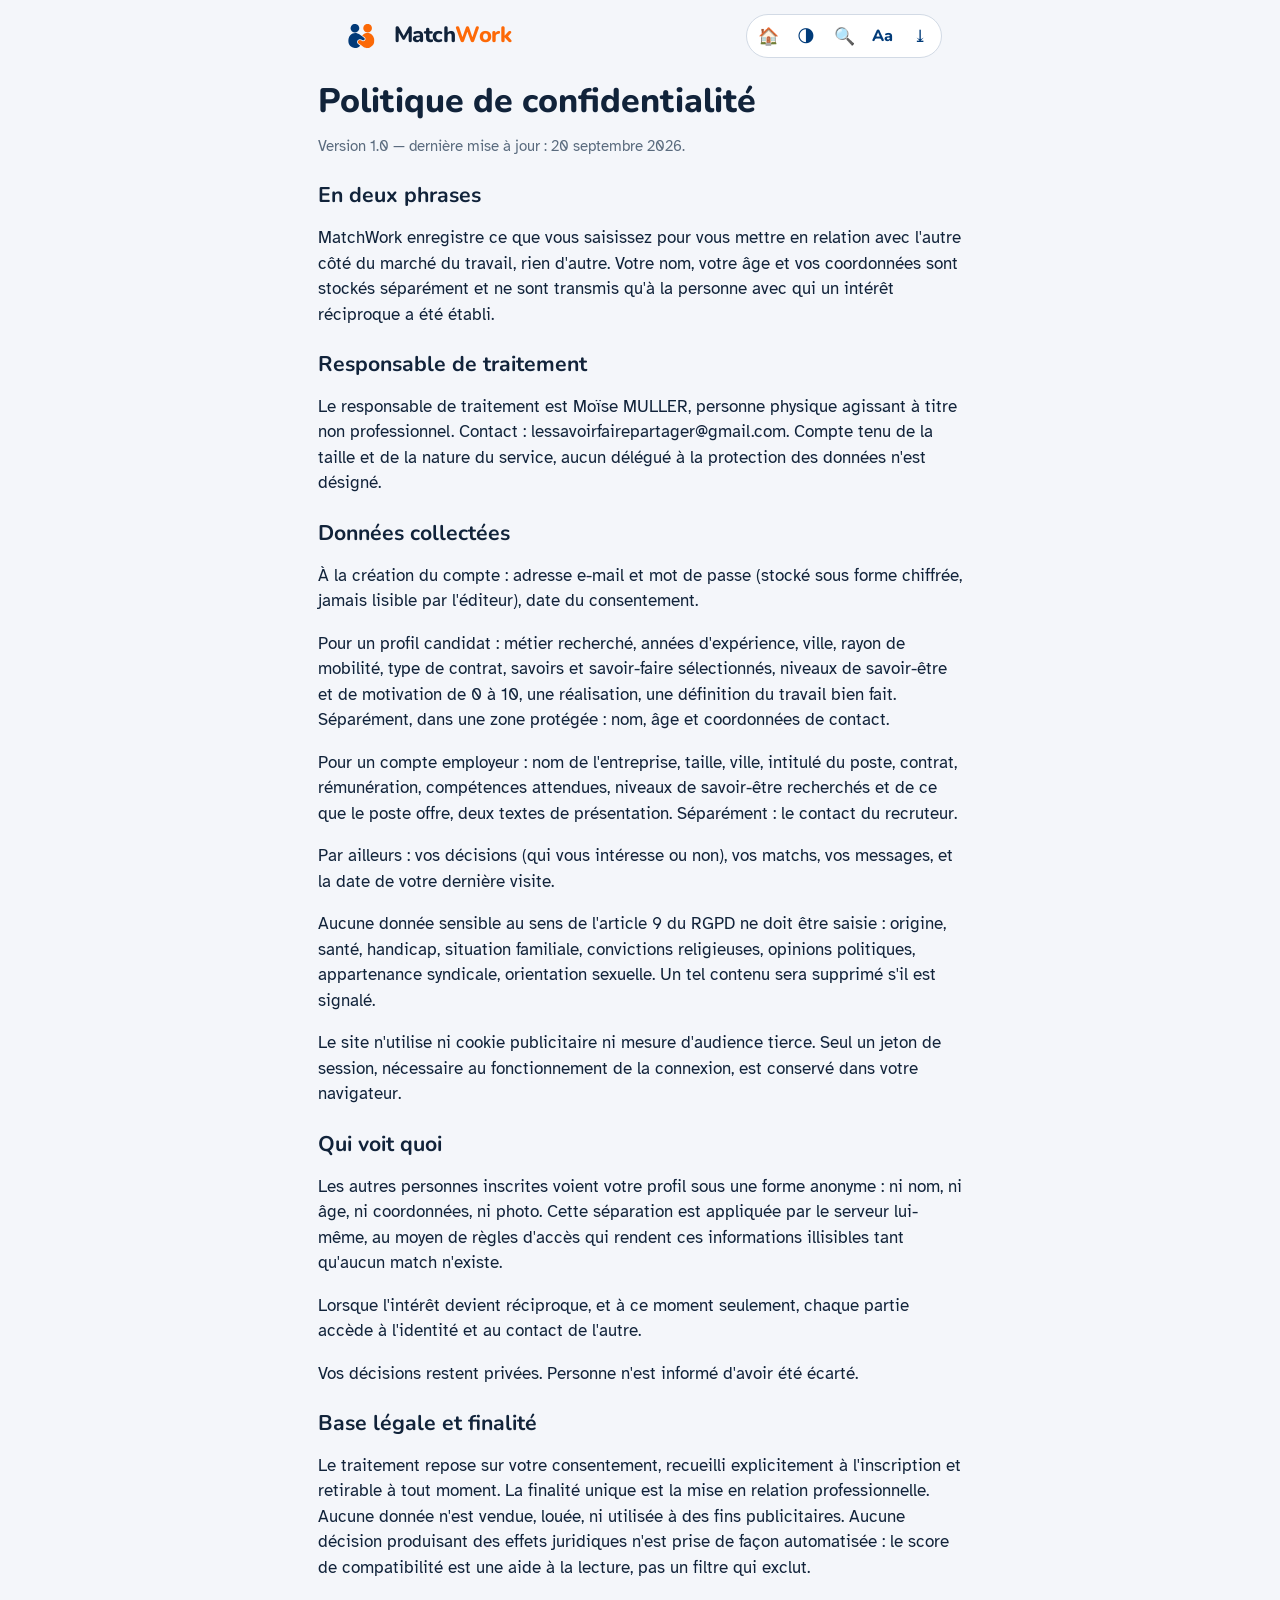
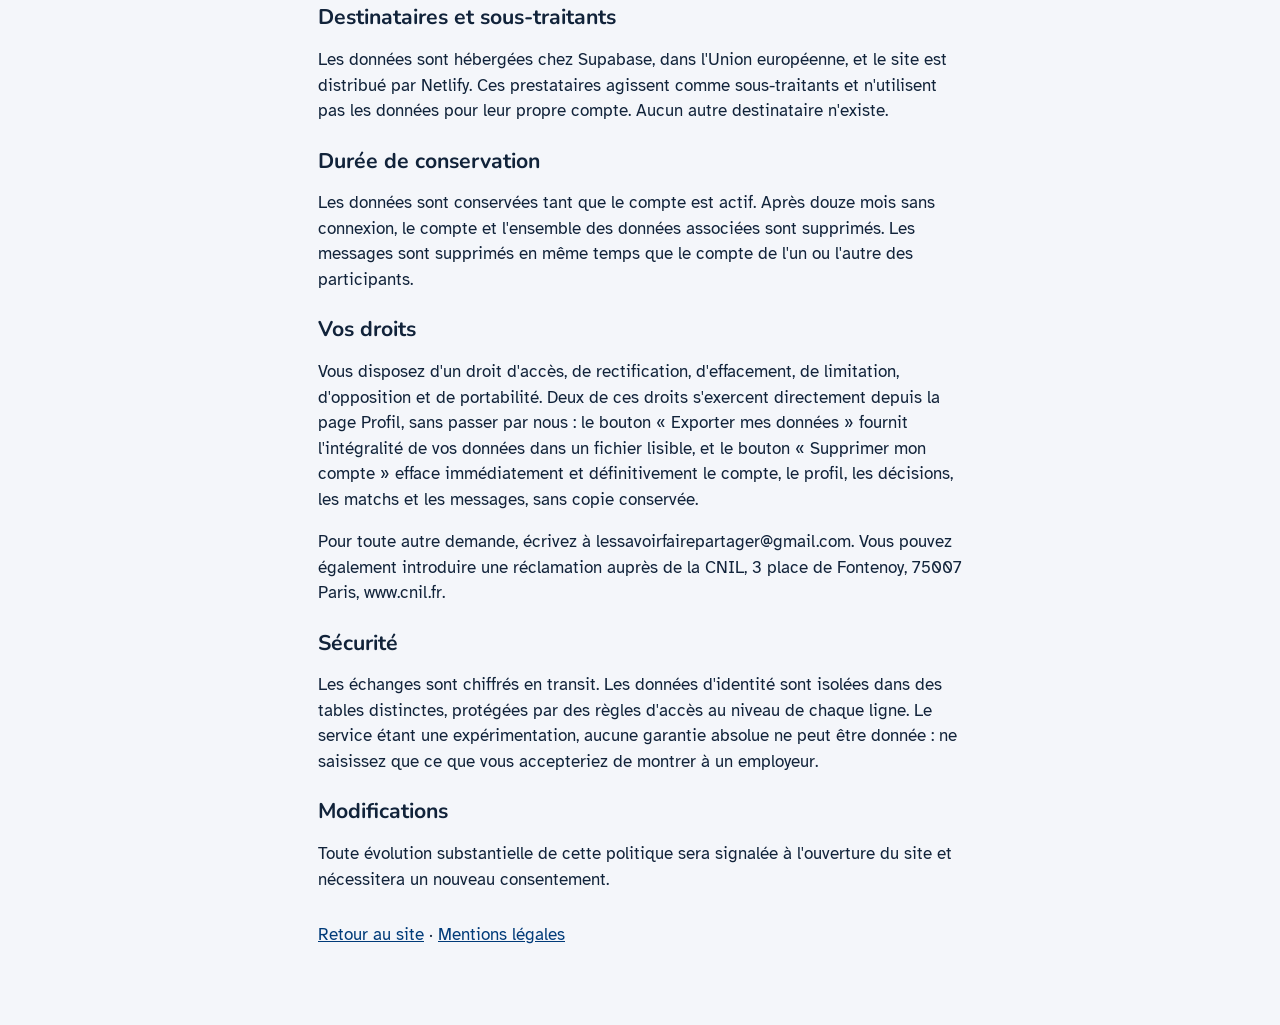
<file: confidentialite.html>
<!DOCTYPE html>
<html lang="fr">
<head>
<meta charset="utf-8">
<meta name="viewport" content="width=device-width, initial-scale=1, viewport-fit=cover">
<meta name="theme-color" content="#013B79">
<link rel="icon" href="logo.svg" type="image/svg+xml">
<title>Politique de confidentialité — MatchWork</title>
<link rel="preconnect" href="https://fonts.googleapis.com">
<link rel="preconnect" href="https://fonts.gstatic.com" crossorigin>
<link href="https://fonts.googleapis.com/css2?family=Nunito:wght@600;700;800&family=Atkinson+Hyperlegible:wght@400;700&display=swap" rel="stylesheet">
<link rel="manifest" href="manifest.webmanifest">
<link rel="apple-touch-icon" href="apple-touch-icon.png">
<script>(function(){try{var t=localStorage.getItem('mw-theme')||'auto';if(t!=='auto')document.documentElement.setAttribute('data-theme',t);
var z=parseInt(localStorage.getItem('mw-zoom')||'17',10);if(z)document.documentElement.style.fontSize=z+'px';
if(localStorage.getItem('mw-dys')==='1')document.addEventListener('DOMContentLoaded',function(){document.body.classList.add('dys')});}catch(e){}})();</script>
<link rel="stylesheet" href="style.css">
</head>
<body>
<header class="bar"><a class="logo" href="index.html" style="text-decoration:none;color:inherit">
  <img src="logo-mark.svg" alt="" width="34" height="19"><span>Match<span class="o">Work</span></span></a></header>

<main class="legal">
<h1>Politique de confidentialité</h1>
<p class="maj">Version 1.0 — dernière mise à jour : 20 septembre 2026.</p>


<h2>En deux phrases</h2>
<p>MatchWork enregistre ce que vous saisissez pour vous mettre en relation avec l'autre côté du marché du travail, rien d'autre. Votre nom, votre âge et vos coordonnées sont stockés séparément et ne sont transmis qu'à la personne avec qui un intérêt réciproque a été établi.</p>

<h2>Responsable de traitement</h2>
<p>Le responsable de traitement est Moïse MULLER, personne physique agissant à titre non professionnel. Contact : lessavoirfairepartager@gmail.com. Compte tenu de la taille et de la nature du service, aucun délégué à la protection des données n'est désigné.</p>

<h2>Données collectées</h2>
<p>À la création du compte : adresse e-mail et mot de passe (stocké sous forme chiffrée, jamais lisible par l'éditeur), date du consentement.</p>
<p>Pour un profil candidat : métier recherché, années d'expérience, ville, rayon de mobilité, type de contrat, savoirs et savoir-faire sélectionnés, niveaux de savoir-être et de motivation de 0 à 10, une réalisation, une définition du travail bien fait. Séparément, dans une zone protégée : nom, âge et coordonnées de contact.</p>
<p>Pour un compte employeur : nom de l'entreprise, taille, ville, intitulé du poste, contrat, rémunération, compétences attendues, niveaux de savoir-être recherchés et de ce que le poste offre, deux textes de présentation. Séparément : le contact du recruteur.</p>
<p>Par ailleurs : vos décisions (qui vous intéresse ou non), vos matchs, vos messages, et la date de votre dernière visite.</p>
<p>Aucune donnée sensible au sens de l'article 9 du RGPD ne doit être saisie : origine, santé, handicap, situation familiale, convictions religieuses, opinions politiques, appartenance syndicale, orientation sexuelle. Un tel contenu sera supprimé s'il est signalé.</p>
<p>Le site n'utilise ni cookie publicitaire ni mesure d'audience tierce. Seul un jeton de session, nécessaire au fonctionnement de la connexion, est conservé dans votre navigateur.</p>

<h2>Qui voit quoi</h2>
<p>Les autres personnes inscrites voient votre profil sous une forme anonyme : ni nom, ni âge, ni coordonnées, ni photo. Cette séparation est appliquée par le serveur lui-même, au moyen de règles d'accès qui rendent ces informations illisibles tant qu'aucun match n'existe.</p>
<p>Lorsque l'intérêt devient réciproque, et à ce moment seulement, chaque partie accède à l'identité et au contact de l'autre.</p>
<p>Vos décisions restent privées. Personne n'est informé d'avoir été écarté.</p>

<h2>Base légale et finalité</h2>
<p>Le traitement repose sur votre consentement, recueilli explicitement à l'inscription et retirable à tout moment. La finalité unique est la mise en relation professionnelle. Aucune donnée n'est vendue, louée, ni utilisée à des fins publicitaires. Aucune décision produisant des effets juridiques n'est prise de façon automatisée : le score de compatibilité est une aide à la lecture, pas un filtre qui exclut.</p>

<h2>Destinataires et sous-traitants</h2>
<p>Les données sont hébergées chez Supabase, dans l'Union européenne, et le site est distribué par Netlify. Ces prestataires agissent comme sous-traitants et n'utilisent pas les données pour leur propre compte. Aucun autre destinataire n'existe.</p>

<h2>Durée de conservation</h2>
<p>Les données sont conservées tant que le compte est actif. Après douze mois sans connexion, le compte et l'ensemble des données associées sont supprimés. Les messages sont supprimés en même temps que le compte de l'un ou l'autre des participants.</p>

<h2>Vos droits</h2>
<p>Vous disposez d'un droit d'accès, de rectification, d'effacement, de limitation, d'opposition et de portabilité. Deux de ces droits s'exercent directement depuis la page Profil, sans passer par nous : le bouton « Exporter mes données » fournit l'intégralité de vos données dans un fichier lisible, et le bouton « Supprimer mon compte » efface immédiatement et définitivement le compte, le profil, les décisions, les matchs et les messages, sans copie conservée.</p>
<p>Pour toute autre demande, écrivez à lessavoirfairepartager@gmail.com. Vous pouvez également introduire une réclamation auprès de la CNIL, 3 place de Fontenoy, 75007 Paris, www.cnil.fr.</p>

<h2>Sécurité</h2>
<p>Les échanges sont chiffrés en transit. Les données d'identité sont isolées dans des tables distinctes, protégées par des règles d'accès au niveau de chaque ligne. Le service étant une expérimentation, aucune garantie absolue ne peut être donnée : ne saisissez que ce que vous accepteriez de montrer à un employeur.</p>

<h2>Modifications</h2>
<p>Toute évolution substantielle de cette politique sera signalée à l'ouverture du site et nécessitera un nouveau consentement.</p>

<p style="margin-top:30px"><a href="index.html">Retour au site</a> · <a href="mentions-legales.html">Mentions légales</a></p>
</main>
<script src="a11y.js"></script>
</body>
</html>
</file>
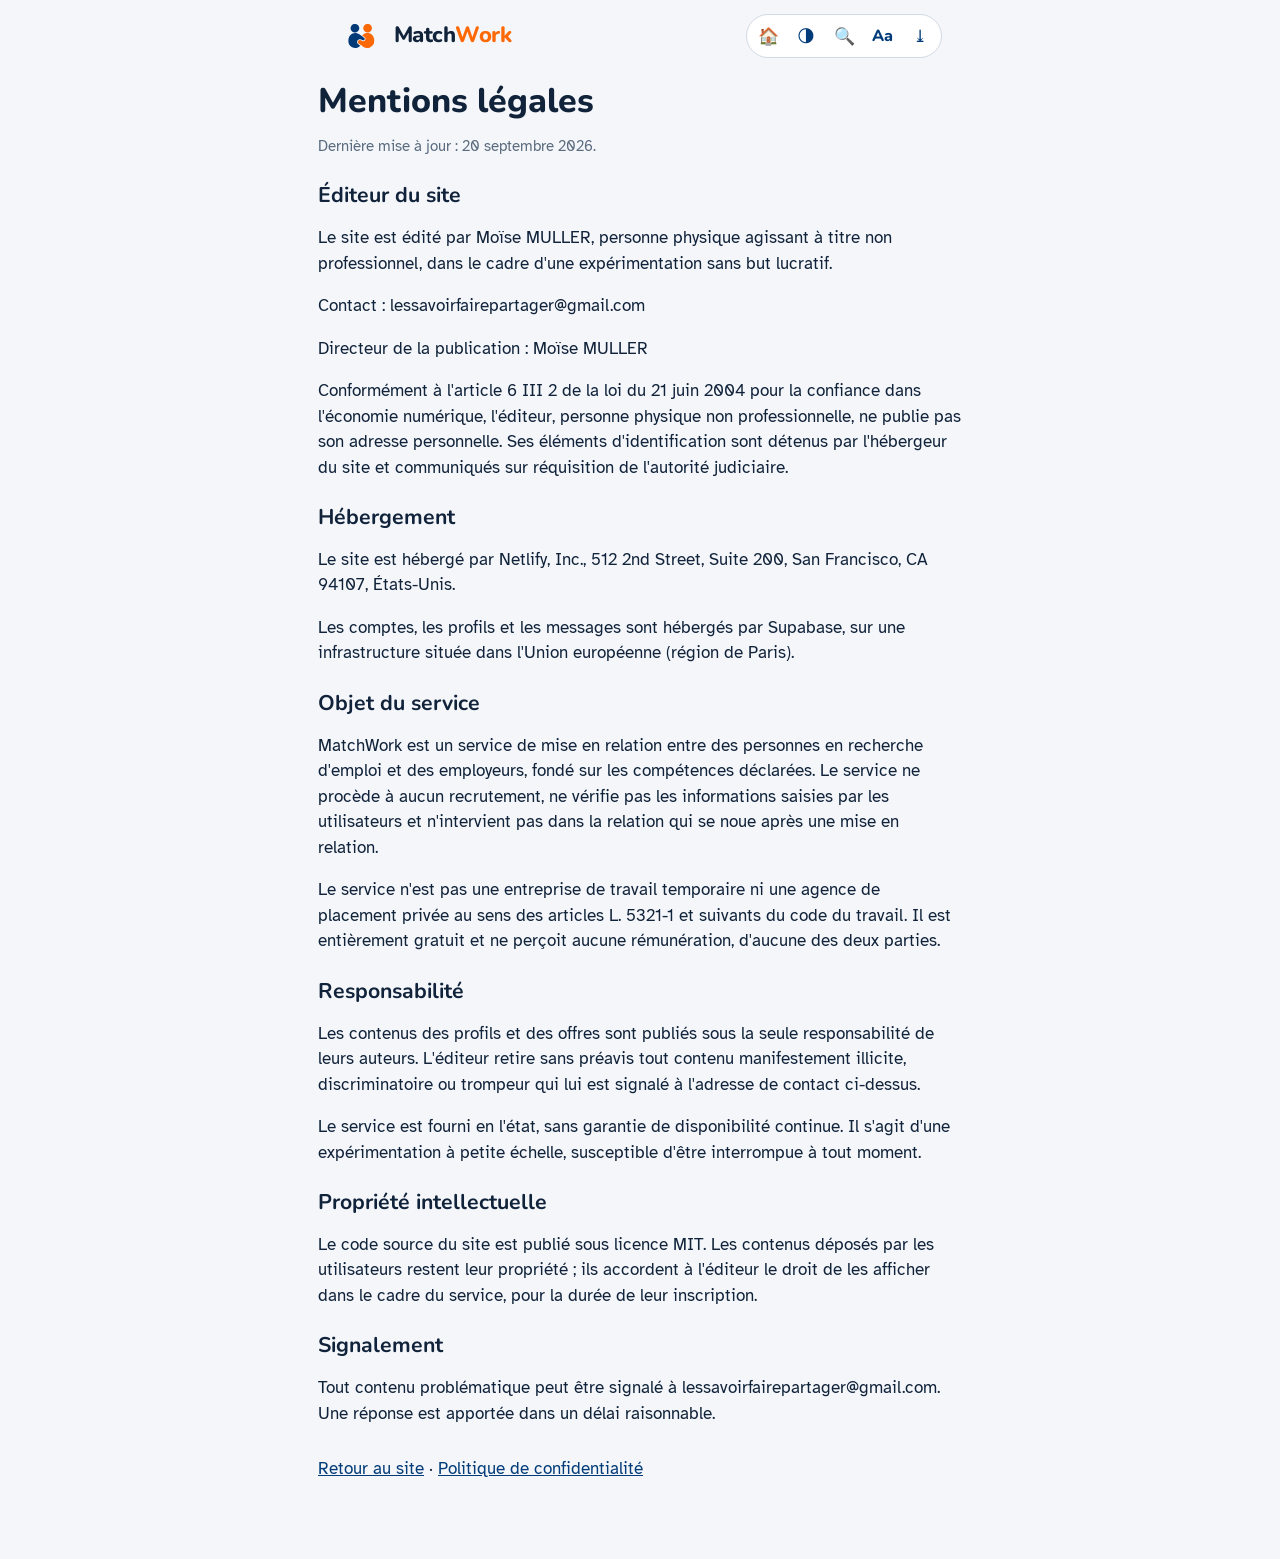
<file: mentions-legales.html>
<!DOCTYPE html>
<html lang="fr">
<head>
<meta charset="utf-8">
<meta name="viewport" content="width=device-width, initial-scale=1, viewport-fit=cover">
<meta name="theme-color" content="#013B79">
<link rel="icon" href="logo.svg" type="image/svg+xml">
<title>Mentions légales — MatchWork</title>
<link rel="preconnect" href="https://fonts.googleapis.com">
<link rel="preconnect" href="https://fonts.gstatic.com" crossorigin>
<link href="https://fonts.googleapis.com/css2?family=Nunito:wght@600;700;800&family=Atkinson+Hyperlegible:wght@400;700&display=swap" rel="stylesheet">
<link rel="manifest" href="manifest.webmanifest">
<link rel="apple-touch-icon" href="apple-touch-icon.png">
<script>(function(){try{var t=localStorage.getItem('mw-theme')||'auto';if(t!=='auto')document.documentElement.setAttribute('data-theme',t);
var z=parseInt(localStorage.getItem('mw-zoom')||'17',10);if(z)document.documentElement.style.fontSize=z+'px';
if(localStorage.getItem('mw-dys')==='1')document.addEventListener('DOMContentLoaded',function(){document.body.classList.add('dys')});}catch(e){}})();</script>
<link rel="stylesheet" href="style.css">
</head>
<body>
<header class="bar"><a class="logo" href="index.html" style="text-decoration:none;color:inherit">
  <img src="logo-mark.svg" alt="" width="34" height="19"><span>Match<span class="o">Work</span></span></a></header>

<main class="legal">
<h1>Mentions légales</h1>
<p class="maj">Dernière mise à jour : 20 septembre 2026.</p>

<h2>Éditeur du site</h2>
<p>Le site est édité par Moïse MULLER, personne physique agissant à titre non professionnel, dans le cadre d'une expérimentation sans but lucratif.</p>
<p>Contact : lessavoirfairepartager@gmail.com</p>
<p>Directeur de la publication : Moïse MULLER</p>
<p>Conformément à l'article 6 III 2 de la loi du 21 juin 2004 pour la confiance dans l'économie numérique, l'éditeur, personne physique non professionnelle, ne publie pas son adresse personnelle. Ses éléments d'identification sont détenus par l'hébergeur du site et communiqués sur réquisition de l'autorité judiciaire.</p>

<h2>Hébergement</h2>
<p>Le site est hébergé par Netlify, Inc., 512 2nd Street, Suite 200, San Francisco, CA 94107, États-Unis.</p>
<p>Les comptes, les profils et les messages sont hébergés par Supabase, sur une infrastructure située dans l'Union européenne (région de Paris).</p>

<h2>Objet du service</h2>
<p>MatchWork est un service de mise en relation entre des personnes en recherche d'emploi et des employeurs, fondé sur les compétences déclarées. Le service ne procède à aucun recrutement, ne vérifie pas les informations saisies par les utilisateurs et n'intervient pas dans la relation qui se noue après une mise en relation.</p>
<p>Le service n'est pas une entreprise de travail temporaire ni une agence de placement privée au sens des articles L. 5321-1 et suivants du code du travail. Il est entièrement gratuit et ne perçoit aucune rémunération, d'aucune des deux parties.</p>

<h2>Responsabilité</h2>
<p>Les contenus des profils et des offres sont publiés sous la seule responsabilité de leurs auteurs. L'éditeur retire sans préavis tout contenu manifestement illicite, discriminatoire ou trompeur qui lui est signalé à l'adresse de contact ci-dessus.</p>
<p>Le service est fourni en l'état, sans garantie de disponibilité continue. Il s'agit d'une expérimentation à petite échelle, susceptible d'être interrompue à tout moment.</p>

<h2>Propriété intellectuelle</h2>
<p>Le code source du site est publié sous licence MIT. Les contenus déposés par les utilisateurs restent leur propriété ; ils accordent à l'éditeur le droit de les afficher dans le cadre du service, pour la durée de leur inscription.</p>

<h2>Signalement</h2>
<p>Tout contenu problématique peut être signalé à lessavoirfairepartager@gmail.com. Une réponse est apportée dans un délai raisonnable.</p>

<p style="margin-top:30px"><a href="index.html">Retour au site</a> · <a href="confidentialite.html">Politique de confidentialité</a></p>
</main>
<script src="a11y.js"></script>
</body>
</html>
</file>
<file: style.css>
:root{
  --paper:#F4F6FA;--ink:#11233A;--steel:#013B79;--sawdust:#FD6907;--pine:#013B79;--rust:#C0392B;
  --line:#D2DAE5;--card:#FFFFFF;--muted:#5A6B7E;--chip:#E7EDF5;
  --dim1:#013B79;--dim2:#FD6907;--dim3:#3E86C9;
  box-sizing:border-box;
  padding-top:env(safe-area-inset-top,0px);padding-bottom:env(safe-area-inset-bottom,0px);
}
@media (prefers-color-scheme: dark){
  :root:not([data-theme="light"]){
    --paper:#0E1620;--ink:#E8EDF3;--steel:#6BA6E8;--sawdust:#FF8534;--pine:#6BA6E8;--rust:#E2675A;
    --line:#26333F;--card:#16202B;--muted:#9BAAB9;--chip:#1E2A36;
    --dim1:#6BA6E8;--dim2:#FF8534;--dim3:#84B8EA;
  }
}
:root[data-theme="dark"]{
  --paper:#0E1620;--ink:#E8EDF3;--steel:#6BA6E8;--sawdust:#FF8534;--pine:#6BA6E8;--rust:#E2675A;
    --line:#26333F;--card:#16202B;--muted:#9BAAB9;--chip:#1E2A36;
    --dim1:#6BA6E8;--dim2:#FF8534;--dim3:#84B8EA;
}
*,*::before,*::after{box-sizing:border-box}
html{height:100%;font-size:17px;scroll-padding-top:env(safe-area-inset-top,0px)}
body{margin:0;min-height:100%;background:var(--paper);color:var(--ink);
  font-family:"Atkinson Hyperlegible",system-ui,-apple-system,"Segoe UI",sans-serif;font-size:1rem;line-height:1.5}
h1,h2,h3,h4{font-family:"Nunito","Atkinson Hyperlegible",system-ui,sans-serif;line-height:1.12;margin:0}
a{color:var(--steel)}
button,input,select,textarea{font:inherit;color:inherit}
:focus-visible{outline:3px solid var(--sawdust);outline-offset:2px}
code{background:var(--chip);padding:1px 5px;border-radius:4px;font-size:.9em}

.wrap{max-width:600px;margin:0 auto;padding:0 18px 116px}
header.bar{display:flex;align-items:center;justify-content:space-between;padding:14px 18px;max-width:640px;margin:0 auto}
.logo{display:flex;align-items:center;gap:9px;font-family:"Nunito",sans-serif;font-weight:800;font-size:1.3rem;letter-spacing:-.02em;background:none;border:0;padding:0;cursor:pointer;color:var(--steel)}
.logo svg,.logo img{width:auto;height:26px;flex:none}
.logo .o{color:var(--sawdust)}
.linkbtn{background:none;border:0;color:var(--steel);text-decoration:underline;text-underline-offset:3px;cursor:pointer;padding:6px 0;font-size:.95rem}
.foot{text-align:center;color:var(--muted);font-size:.85rem;padding:0 18px 92px;max-width:640px;margin:0 auto}

/* Accueil */
.hero{padding:22px 0 8px}
.hero h1{font-size:clamp(2.1rem,8vw,3.1rem);font-weight:800;letter-spacing:-.025em;max-width:14ch}
.hero p{color:var(--muted);max-width:42ch;margin:16px 0 22px;font-size:1.05rem}
.joint{display:block;width:100%;max-width:190px;height:auto;margin:10px 0 24px}
.triad{margin:26px 0 0;display:grid;gap:12px}
@media(min-width:560px){.triad{grid-template-columns:repeat(3,1fr)}}
.triad div{border-top:4px solid var(--dim);padding:10px 2px 0}
.triad b{font-family:"Nunito",sans-serif;font-size:1.05rem}
.triad span{display:block;color:var(--muted);font-size:.92rem;margin-top:2px}
.choices{display:grid;gap:12px}
@media(min-width:560px){.choices{grid-template-columns:1fr 1fr}}
.bigbtn{display:flex;flex-direction:column;align-items:flex-start;gap:2px;text-align:left;padding:18px 20px;border-radius:18px;border:2px solid var(--ink);background:var(--card);cursor:pointer}
.bigbtn strong{font-family:"Nunito",sans-serif;font-size:1.22rem}
.bigbtn span{color:var(--muted);font-size:.95rem}
.bigbtn.primary{background:var(--steel);border-color:var(--steel);color:#fff}
.bigbtn.primary span{color:rgba(255,255,255,.86)}

/* Connexion */
.authbox{margin-top:30px;background:var(--card);border:1.5px solid var(--line);border-radius:20px;padding:20px}
.segmented{display:flex;gap:6px;margin-bottom:16px;background:var(--chip);padding:4px;border-radius:12px}
.segmented button{flex:1;padding:9px;border:0;background:none;border-radius:9px;font-weight:700;cursor:pointer;color:var(--muted)}
.segmented button[aria-selected="true"]{background:var(--card);color:var(--ink);box-shadow:0 1px 3px rgba(0,0,0,.1)}
.check{display:flex;gap:10px;align-items:flex-start;font-size:.92rem;color:var(--muted)}
.check input{margin-top:3px;width:20px;height:20px;flex:none}

/* Formulaires */
.pagetitle{font-size:1.7rem;font-weight:800;margin:10px 0 6px;letter-spacing:-.015em}
.lead{color:var(--muted);margin:0 0 18px}
form.pf{display:grid;gap:18px}
label.f{display:grid;gap:6px;font-weight:700;font-size:.95rem}
label.f small{font-weight:400;color:var(--muted)}
input[type=text],input[type=number],input[type=email],input[type=password],select,textarea{width:100%;padding:12px 14px;border:1.5px solid var(--line);border-radius:10px;background:var(--card)}
textarea{min-height:74px;resize:vertical}
.row2{display:grid;grid-template-columns:1fr 1fr;gap:12px}
fieldset{border:0;padding:0;margin:0}
fieldset.dim{border-left:4px solid var(--dim);padding-left:12px}
legend{font-weight:700;font-size:1rem;font-family:"Nunito",sans-serif;margin-bottom:2px}
.dimhint{color:var(--muted);font-size:.9rem;margin:0 0 10px}
.private{border:1.5px dashed var(--line);border-radius:12px;padding:14px;display:grid;gap:12px}
.private-h{display:flex;align-items:center;gap:8px;font-size:.9rem;color:var(--muted)}
.chips{display:flex;flex-wrap:wrap;gap:8px}
.chip{border:1.5px solid var(--line);background:var(--card);border-radius:999px;padding:7px 13px;cursor:pointer;font-size:.92rem}
.chip[aria-pressed="true"]{background:var(--ink);color:var(--paper);border-color:var(--ink)}
.addchip{display:flex;gap:8px;margin-top:8px}
.addchip input{flex:1;padding:8px 12px}
.addchip button{padding:8px 14px;border-radius:10px;border:1.5px solid var(--steel);background:none;color:var(--steel);font-weight:700;cursor:pointer}
.submit{padding:15px;border-radius:12px;border:0;background:var(--steel);color:#fff;font-weight:700;font-size:1.05rem;cursor:pointer}
.submit:disabled{opacity:.6}
.ghost{padding:10px 16px;border-radius:10px;border:1.5px solid var(--steel);background:none;color:var(--steel);font-weight:700;cursor:pointer}
.danger{padding:10px 16px;border-radius:10px;border:1.5px solid var(--rust);background:none;color:var(--rust);font-weight:700;cursor:pointer}
.toolrow{display:flex;flex-wrap:wrap;gap:10px;margin-top:16px}
.rgpd{margin-top:36px;border-top:1.5px solid var(--line);padding-top:18px}
.rgpd h2{font-size:1.2rem;margin-bottom:6px}

/* Curseurs 0-10 */
.sliders{display:grid;gap:14px}
.sl-h{display:flex;justify-content:space-between;align-items:baseline;font-weight:700;font-size:.95rem}
.sl-h output{font-family:"Nunito",sans-serif;background:var(--chip);border-radius:6px;padding:1px 9px;min-width:34px;text-align:center}
.sl input[type=range]{width:100%;margin:6px 0 0;accent-color:var(--dim,var(--steel));height:28px}
.sl-s{display:block;color:var(--muted);font-size:.85rem}

/* Cartes */
.deck{position:relative;height:min(620px,calc(100dvh - 300px));min-height:470px;margin-top:6px}
.card{position:absolute;inset:0;background:var(--card);border:1.5px solid var(--line);border-radius:22px;padding:22px 20px;overflow:auto;touch-action:pan-y;user-select:none;-webkit-user-select:none}
.card.top{cursor:grab;z-index:2}
.card.under{transform:scale(.96) translateY(12px);opacity:.7;z-index:1}
.card.fly{transition:transform .35s ease,opacity .35s ease}
.card .code{font-family:"Nunito",sans-serif;font-size:.9rem;color:var(--muted)}
.card h2{font-size:1.55rem;font-weight:800;margin:4px 0 8px;letter-spacing:-.015em}
.meta{display:flex;flex-wrap:wrap;gap:6px 16px;color:var(--muted);font-size:.95rem;margin-bottom:12px}
.card h3{font-size:1rem;margin:16px 0 6px;display:flex;align-items:center;gap:8px;flex-wrap:wrap}
.card h3::before{content:"";width:10px;height:10px;border-radius:2px;background:var(--dim,var(--sawdust));flex:none}
.fitbox{display:grid;gap:7px;margin:0 0 14px;padding:12px;border-radius:12px;background:var(--chip)}
.fitbox .frow{display:grid;grid-template-columns:92px 1fr 44px;align-items:center;gap:10px;font-size:.88rem}
.fitbox .gauge{height:7px;background:var(--card);border-radius:4px;overflow:hidden}
.fitbox .gauge i{display:block;height:100%;background:var(--dim)}
.fitbox .tot{font-weight:700;font-size:.95rem;display:flex;justify-content:space-between;border-top:1.5px solid var(--line);padding-top:7px;margin-top:2px}
.tag{display:inline-block;padding:4px 10px;border-radius:6px;background:var(--chip);margin:0 6px 6px 0;font-size:.9rem}
.tag.hit{background:var(--steel);color:#fff}
.bars{display:grid;gap:6px}
.bar{display:grid;grid-template-columns:1fr 96px 20px;align-items:center;gap:8px;font-size:.88rem}
.bar .bt{position:relative;height:8px;background:var(--chip);border-radius:4px}
.bar .bt i{display:block;height:100%;background:var(--steel);border-radius:4px}
.bar .bt u{position:absolute;top:-3px;width:2px;height:14px;background:var(--sawdust)}
.bar b{text-align:right;font-size:.85rem}
.quote{margin:0;padding-left:12px;border-left:3px solid var(--sawdust)}
.masked{margin-top:16px;display:flex;gap:8px;align-items:flex-start;font-size:.88rem;color:var(--muted)}
.stamp{position:absolute;top:22px;padding:6px 12px;border:3px solid;border-radius:8px;font-family:"Nunito",sans-serif;font-weight:800;font-size:1.2rem;opacity:0;pointer-events:none;background:var(--card)}
.stamp.yes{right:18px;color:var(--sawdust);transform:rotate(8deg)}
.stamp.no{left:18px;color:var(--muted);transform:rotate(-8deg)}
.actions{display:flex;justify-content:center;gap:18px;margin-top:18px}
.act{display:flex;align-items:center;gap:8px;padding:13px 22px;border-radius:999px;border:2px solid var(--ink);background:var(--card);font-weight:700;cursor:pointer}
.act.yes{background:var(--sawdust);border-color:var(--sawdust);color:#fff}
.hint{text-align:center;color:var(--muted);font-size:.85rem;margin-top:10px}
.empty{text-align:center;padding:56px 10px;color:var(--muted)}
.empty h2{color:var(--ink);font-size:1.4rem;margin-bottom:8px}

/* Matchs */
.match{background:var(--card);border:1.5px solid var(--line);border-radius:18px;padding:16px;margin-bottom:12px}
.match h3{font-size:1.2rem;margin-bottom:4px}
.reveal{margin-top:12px;padding:12px;border-radius:10px;background:var(--chip);display:grid;gap:3px;font-size:.95rem}
.reveal b{font-family:"Nunito",sans-serif}
.small{font-size:.88rem;color:var(--muted);font-weight:400}
.thread{margin-top:12px;display:grid;gap:8px}
.msg{max-width:85%;padding:9px 13px;border-radius:12px;font-size:.95rem}
.msg.me{justify-self:end;background:var(--steel);color:#fff;border-bottom-right-radius:4px}
.msg.them{justify-self:start;background:var(--chip);border-bottom-left-radius:4px}
.msgform{display:flex;gap:8px;margin-top:10px}
.msgform input{flex:1}
.msgform button{padding:0 18px;border-radius:10px;border:0;background:var(--steel);color:#fff;font-weight:700;cursor:pointer}

/* Navigation */
nav.tabs{position:fixed;left:0;right:0;bottom:0;background:var(--card);border-top:1.5px solid var(--line);padding-bottom:env(safe-area-inset-bottom,0px);z-index:20}
nav.tabs>div{display:flex;max-width:640px;margin:0 auto}
nav.tabs button{flex:1;background:none;border:0;padding:12px 4px 14px;font-weight:700;font-size:.92rem;color:var(--muted);cursor:pointer;position:relative}
nav.tabs button[aria-current="page"]{color:var(--ink)}
nav.tabs button[aria-current="page"]::after{content:"";position:absolute;top:0;left:25%;right:25%;height:3px;background:var(--sawdust);border-radius:0 0 3px 3px}
nav.tabs button[aria-current="page"]{color:var(--steel)}

/* Modale et toast */
.modal{position:fixed;inset:0;background:rgba(15,22,27,.72);display:grid;place-items:center;padding:20px;z-index:50}
.modal .box{background:var(--card);border-radius:18px;padding:26px 22px;max-width:400px;width:100%;text-align:center}
.modal h2{font-size:1.9rem;font-weight:800;margin:6px 0 8px}
.modal p{color:var(--muted);margin:0 0 18px}
.fit{width:180px;height:auto;display:block;margin:0 auto;animation:pop .5s cubic-bezier(.2,1.4,.4,1) both}

@keyframes pop{from{transform:scale(.55);opacity:0}to{transform:scale(1);opacity:1}}
.toast{position:fixed;left:50%;bottom:calc(84px + env(safe-area-inset-bottom,0px));transform:translateX(-50%);background:var(--ink);color:var(--paper);padding:10px 16px;border-radius:10px;font-size:.92rem;z-index:60;max-width:90vw;text-align:center}
@media (prefers-reduced-motion: reduce){.fit{animation:none}.card.fly{transition:none}}

/* Pages légales */
.legal{max-width:680px;margin:0 auto;padding:10px 18px 60px}
.legal h1{font-size:2rem;font-weight:800;margin-bottom:6px}
.legal h2{font-size:1.25rem;margin:26px 0 8px}
.legal p,.legal li{color:var(--ink)}
.legal .maj{color:var(--muted);font-size:.9rem}
.legal .todo{background:var(--chip);border-left:4px solid var(--sawdust);padding:10px 14px;margin:14px 0;font-size:.92rem}



/* ---- Barre d'affichage (pastilles, en haut à droite) ---- */
.sr{position:absolute;width:1px;height:1px;overflow:hidden;clip:rect(0 0 0 0);white-space:nowrap}
header.bar{gap:10px}
.tools{margin-left:auto;display:flex;align-items:center;gap:4px;padding:4px;border:1.5px solid var(--line);border-radius:999px;background:var(--card)}
.pill{width:34px;height:34px;flex:none;display:grid;place-items:center;border:0;border-radius:50%;background:transparent;color:var(--steel);font-size:1rem;line-height:1;cursor:pointer;text-decoration:none;padding:0}
.pill.txt{font-family:"Nunito",sans-serif;font-weight:800;font-size:.95rem}
.pill[hidden]{display:none}
.tools{position:relative}
.bubble{position:absolute;right:0;top:48px;width:260px;background:var(--card);border:1.5px solid var(--line);border-radius:14px;padding:14px;z-index:40;box-shadow:0 10px 30px rgba(9,20,33,.18);text-align:left}
.bubble p{margin:0 0 10px;font-size:.92rem;line-height:1.5}
.bubble button{padding:8px 14px;border:1.5px solid var(--steel);background:none;color:var(--steel);border-radius:10px;font-weight:700;cursor:pointer}
.pill:hover{background:var(--chip)}
.pill[aria-pressed="true"]{background:var(--steel);color:#fff}
@media (max-width:420px){
  .logo span{position:absolute;width:1px;height:1px;overflow:hidden;clip:rect(0 0 0 0)}
  .pill{width:31px;height:31px;font-size:.95rem}
}

/* ---- Afficher le mot de passe ---- */
.pwwrap{position:relative;display:block}
.pwwrap input{padding-right:48px}
.pweye{position:absolute;right:5px;top:50%;transform:translateY(-50%);width:38px;height:38px;display:grid;place-items:center;border:0;background:none;color:var(--muted);cursor:pointer;border-radius:10px}
.pweye:hover{background:var(--chip);color:var(--steel)}
.pweye[aria-pressed="true"]{color:var(--steel)}

/* ---- Bandeau profil incomplet ---- */
.notice{display:flex;flex-wrap:wrap;align-items:center;gap:10px;justify-content:space-between;background:var(--card);border:1.5px solid var(--sawdust);border-left-width:5px;border-radius:14px;padding:12px 14px;margin:6px 0 12px}
.notice p{margin:0;font-size:.92rem;flex:1 1 220px}

/* ---- Mode dys ---- */
body.dys{font-family:"Atkinson Hyperlegible",system-ui,sans-serif;letter-spacing:.045em;word-spacing:.18em;line-height:1.85}
body.dys h1,body.dys h2,body.dys h3,body.dys h4,body.dys .logo,body.dys legend,body.dys .card h2{font-family:"Atkinson Hyperlegible",system-ui,sans-serif;letter-spacing:.02em;line-height:1.35}
body.dys p,body.dys li{max-width:62ch;text-align:left}
body.dys .lead,body.dys .small,body.dys .dimhint{line-height:1.8}
body.dys .tag,body.dys .chip{letter-spacing:.02em}
</file>
